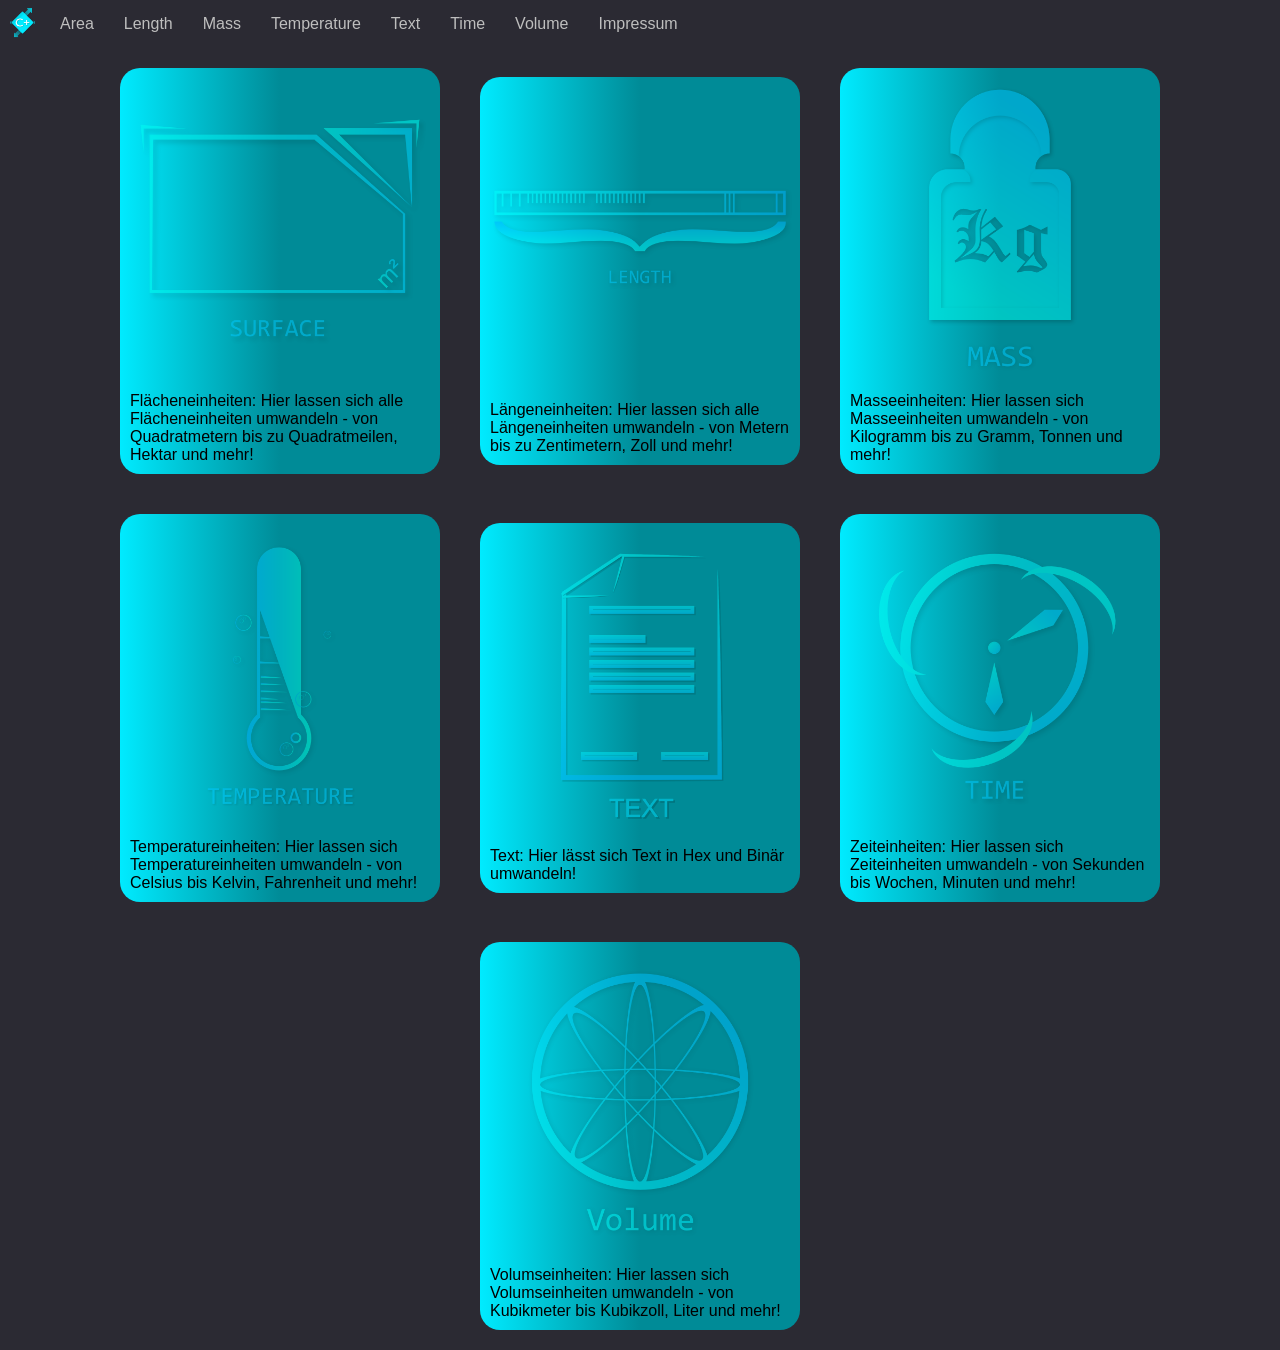
<file: index.html>
<!DOCTYPE html>
<html>
    <head>
        <meta charset="UTF-8">
        <meta name="viewport" content="width=device-width, initial-scale=1.0">
        <meta http-equiv="X-UA-Compatible" content="ie=edge">
        <link rel="stylesheet" href="css/style.css">
        <link rel="icon" href="assets/icon_128x.png">
        <title>Converter+</title>
    </head>
    <body>
        <ul class="nav">
            <li><a class="icon" href="index.html"><img src="assets/icon_128x.png"></a></li> 
            <li><a href="html/area.html">Area</a></li>
            <li><a href="html/length.html">Length</a></li>
            <li><a href="html/mass.html">Mass</a></li>
            <li><a href="html/temperature.html">Temperature</a></li>
            <li><a href="html/text.html">Text</a></li>
            <li><a href="html/time.html">Time</a></li>
            <li><a href="html/volume.html">Volume</a></li>
            <li><a href="html/impressum.html">Impressum</a></li>
        </ul>
        <section class="container">
            <div class="card">
                <div class="image">
                    <a href="html/area.html">
                    <img src="assets/area_symbol_image.png"/>
                    </a>
                </div>
                <div class="content">
                    Flächeneinheiten: Hier lassen sich alle Flächeneinheiten umwandeln - von Quadratmetern bis zu Quadratmeilen, Hektar und mehr! 
                </div>
            </div>
            
            <div class="card">
                <div class="image">
                    <a href="html/length.html">
                    <img src="assets/length_symbol_image.png"/>
                    </a>
                </div>
                <div class="content">
                    Längeneinheiten: Hier lassen sich alle Längeneinheiten umwandeln - von Metern bis zu Zentimetern, Zoll und mehr!
                </div>
            </div>
            
            <div class="card">
                <div class="image">
                    <a href="html/mass.html">
                    <img src="assets/mass_symbol_image.jpeg"/>
                    </a>
                </div>
                <div class="content">
                    Masseeinheiten: Hier lassen sich Masseeinheiten umwandeln - von Kilogramm bis zu Gramm, Tonnen und mehr!
                </div>
            </div>
            
            
            <div class="card">
                <div class="image">
                    <a href="html/temperature.html">
                    <img src="assets/temperature_symbol_image.jpeg"/>
                    </a>
                </div>
                <div class="content">
                    Temperatureinheiten: Hier lassen sich Temperatureinheiten umwandeln - von Celsius bis Kelvin, Fahrenheit und mehr!
                </div>
            </div>
            
            <div class="card">
                <div class="image">
                    <a href="html/text.html">
                    <img src="assets/text_symbol_image.png"/>
                    </a>
                </div>
                <div class="content">
                    Text: Hier lässt sich Text in Hex und Binär umwandeln!
                </div>
            </div>
            
            <div class="card">
                <div class="image">
                    <a href="html/time.html">
                    <img src="assets/time_symbol_image.jpeg"/>
                    </a>
                </div>
                <div class="content">
                    Zeiteinheiten: Hier lassen sich Zeiteinheiten umwandeln - von Sekunden bis Wochen, Minuten und mehr!
                </div>
            </div>
            <div class="card">
                <div class="image">
                    <a href="html/volume.html">
                    <img src="assets/volume_symbol_image.png"/>
                    </a>
                </div>
                <div class="content">
                    Volumseinheiten: Hier lassen sich Volumseinheiten umwandeln - von Kubikmeter bis Kubikzoll, Liter und mehr!
                </div>
            </div>
        </section>
    </body>
</html>
</file>
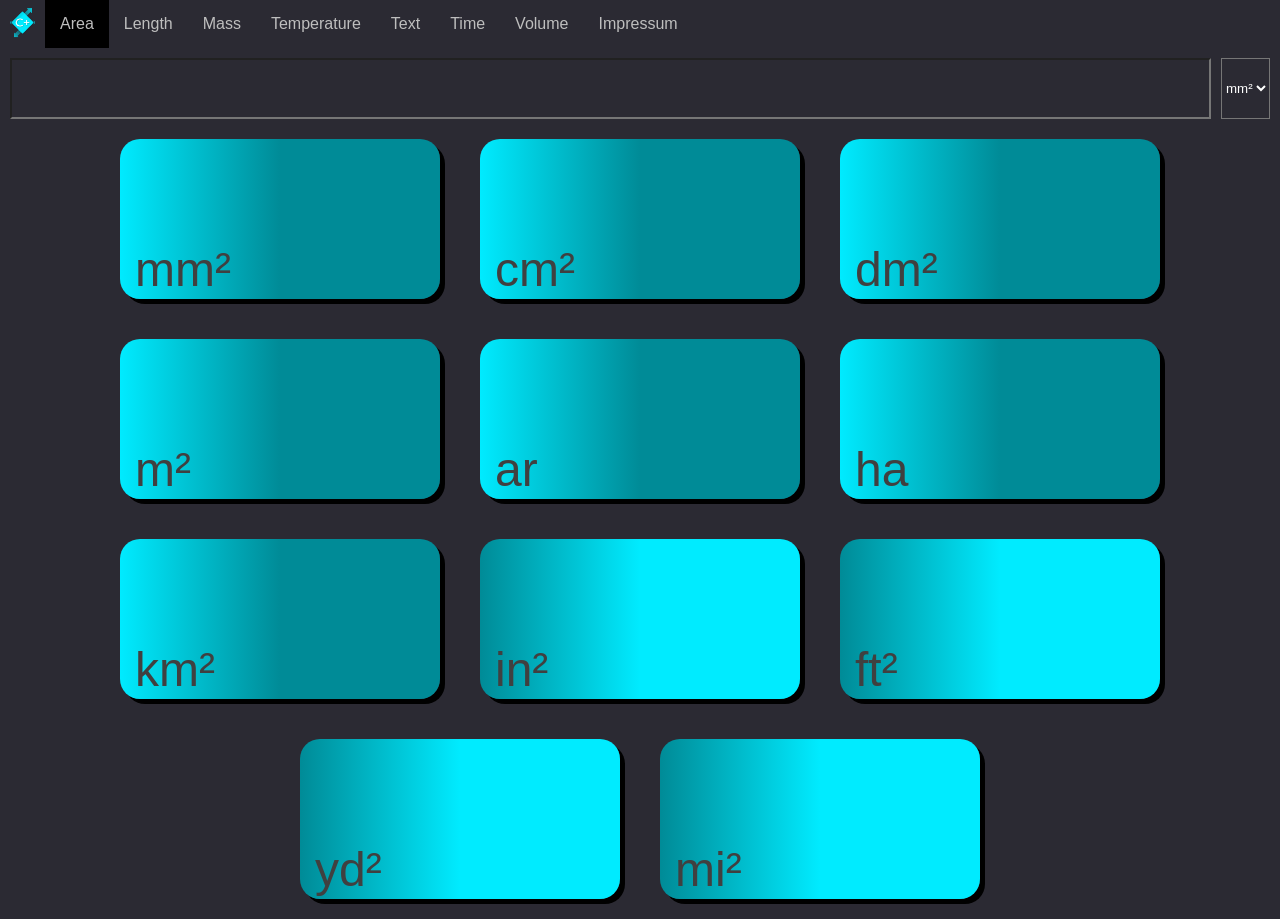
<file: html/area.html>
<!DOCTYPE html>
<html>
    <head>
        <meta charset="UTF-8">
        <meta name="viewport" content="width=device-width, initial-scale=1.0">
        <meta http-equiv="X-UA-Compatible" content="ie=edge">
        <link rel="stylesheet" href="../css/style.css">
        <link rel="icon" href="../assets/icon_128x.png">
        <title>Converter+</title>
    </head>
    <body>
        <ul class="nav">
            <li><a class="icon" href="../index.html"><img src="../assets/icon_128x.png"></a></li> 
            <li class="active"><a href="area.html">Area</a></li>
            <li><a href="length.html">Length</a></li>
            <li><a href="mass.html">Mass</a></li>
            <li><a href="temperature.html">Temperature</a></li>
            <li><a href="text.html">Text</a></li>
            <li><a href="time.html">Time</a></li>
            <li><a href="volume.html">Volume</a></li>
            <li><a href="impressum.html">Impressum</a></li>
        </ul>
        
        <div class="inputContainer">
            <input type="text" id="number">
            <select id="unitSelect">
                <option value="0.000001">mm²</option>
                <option value="0.0001">cm²</option>
                <option value="0.01">dm²</option>
                <option value="1">m²</option>
                <option value="100">ar</option>
                <option value="10000">ha</option>
                <option value="1000000">km²</option>
                
                <option value="0.00064516">in²</option>
                <option value="0.09290304">ft²</option>
                <option value="0.83612736">yd²</option>
                <option value="2589988.1">mi²</option>
            </select>
        </div>
        
        <section class="container">
            <div class="cube">
                <div id="mm²" class="number"></div>
                <div class="unit">mm²</div>
                <div class="copy">Click to copy</div>
            </div>
            
            <div class="cube">
                <div id="cm²" class="number"></div>
                <div class="unit">cm²</div>
                <div class="copy">Click to copy</div>
            </div>
            
            <div class="cube">
                <div id="dm²" class="number"></div>
                <div class="unit">dm²</div>
                <div class="copy">Click to copy</div>
            </div>
            
            <div class="cube">
                <div id="m²" class="number"></div>
                <div class="unit">m²</div>
                <div class="copy">Click to copy</div>
            </div>
            
            <div class="cube">
                <div id="ar" class="number"></div>
                <div class="unit">ar</div>
                <div class="copy">Click to copy</div>
            </div>
            
            <div class="cube">
                <div id="ha" class="number"></div>
                <div class="unit">ha</div>
                <div class="copy">Click to copy</div>
            </div>
            
            <div class="cube">
                <div id="km²" class="number"></div>
                <div class="unit">km²</div>
                <div class="copy">Click to copy</div>
            </div>
            
            <div class="cube us">
                <div id="in²" class="number"></div>
                <div class="unit">in²</div>
                <div class="copy">Click to copy</div>
            </div>
            
            <div class="cube us">
                <div id="ft²" class="number"></div>
                <div class="unit">ft²</div>
                <div class="copy">Click to copy</div>
            </div>
            
            <div class="cube us">
                <div id="yd²" class="number"></div>
                <div class="unit">yd²</div>
                <div class="copy">Click to copy</div>
            </div>
            
            <div class="cube us">
                <div id="mi²" class="number"></div>
                <div class="unit">mi²</div>
                <div class="copy">Click to copy</div>
            </div>
            
        </section>
        <script src="../js/script_area.js"></script>
    </body>
</html>
</file>
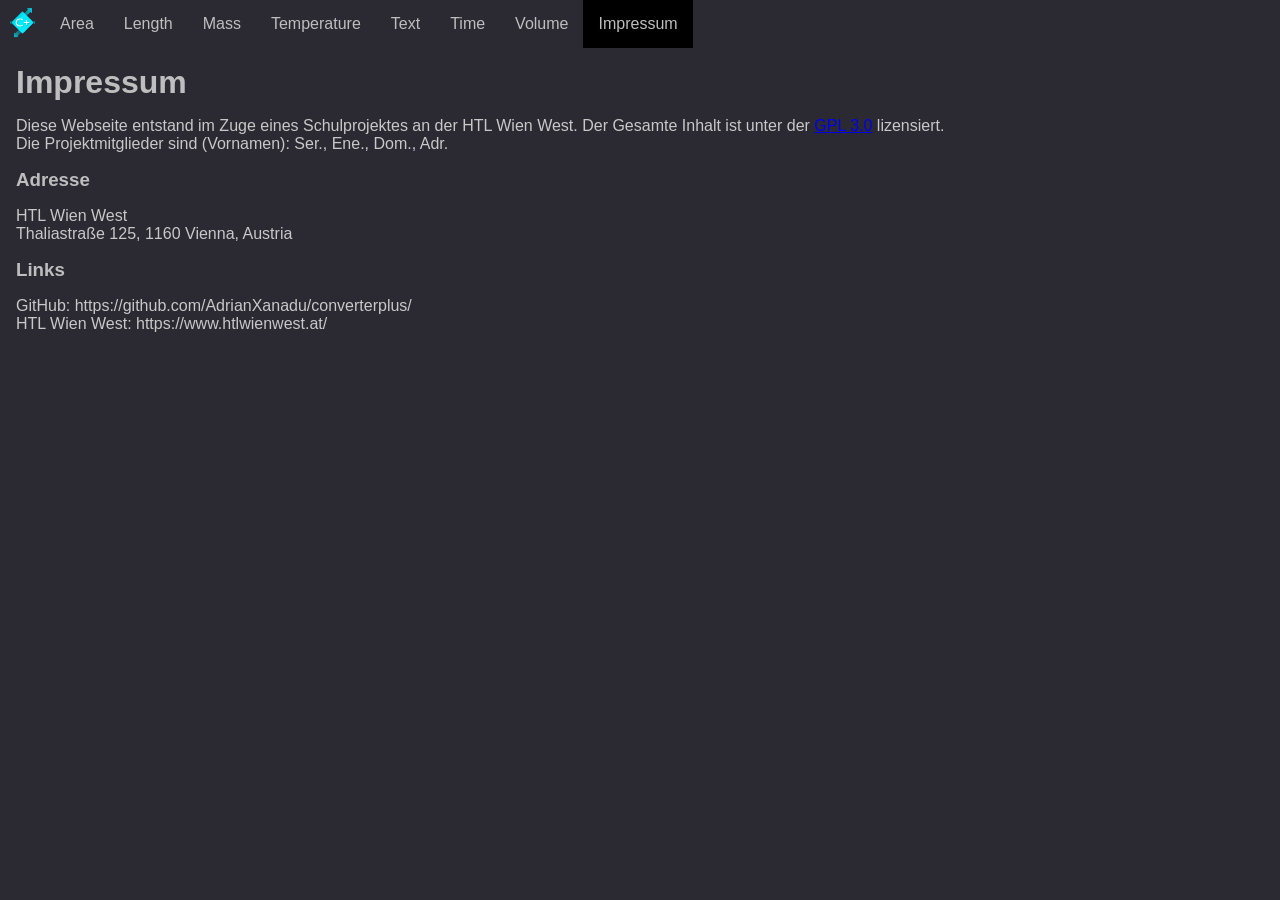
<file: html/impressum.html>
<!DOCTYPE html>
<html>
    <head>
        <meta charset="UTF-8">
        <meta name="viewport" content="width=device-width, initial-scale=1.0">
        <meta http-equiv="X-UA-Compatible" content="ie=edge">
        <link rel="stylesheet" href="../css/style.css">
        <link rel="icon" href="../assets/icon_128x.png">
        <title>Converter+</title>
    </head>
    <body>
        <ul class="nav">
            <li><a class="icon" href="index.html"><img src="../assets/icon_128x.png"></a></li> 
            <li><a href="area.html">Area</a></li>
            <li><a href="length.html">Length</a></li>
            <li><a href="mass.html">Mass</a></li>
            <li><a href="temperature.html">Temperature</a></li>
            <li><a href="text.html">Text</a></li>
            <li><a href="time.html">Time</a></li>
            <li><a href="volume.html">Volume</a></li>
            <li class="active"><a href="impressum.html">Impressum</a></li>
        </ul>
        <h1>Impressum</h1>
        <p>
            Diese Webseite entstand im Zuge eines Schulprojektes an der HTL Wien West. Der Gesamte Inhalt ist unter der <a href="https://www.gnu.org/licenses/gpl-3.0.en.html">GPL 3.0</a> lizensiert.</br>
            Die Projektmitglieder sind (Vornamen): Ser., Ene., Dom., Adr.
            
            
        </p>
        <h3>Adresse</h3>
        <p>
            HTL Wien West</br>
            Thaliastraße 125, 1160 Vienna, Austria
        </p>
        <h3>Links</h3>
        <p>
            GitHub: https://github.com/AdrianXanadu/converterplus/</br>
            HTL Wien West: https://www.htlwienwest.at/
        </p>
    </body>
</html>
</file>
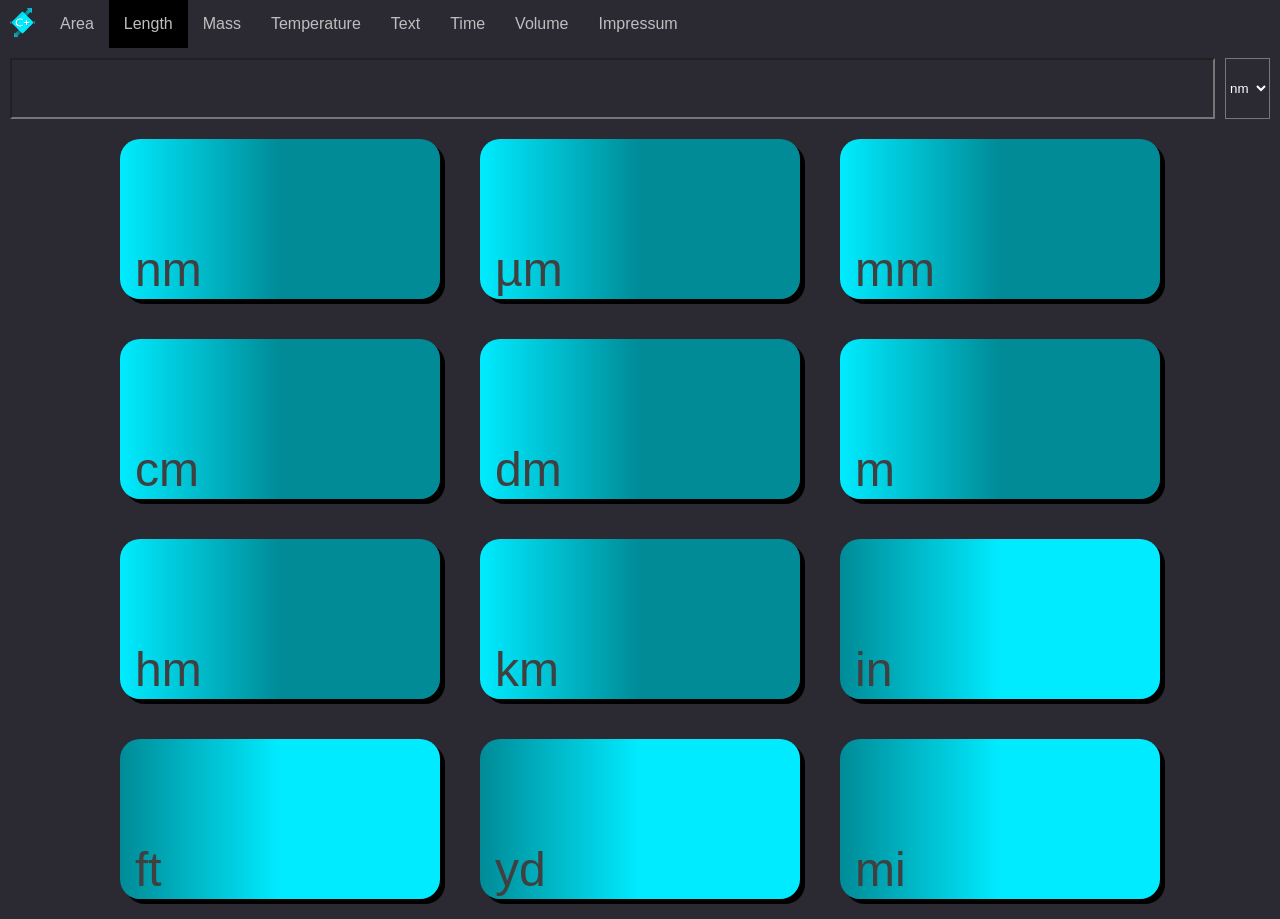
<file: html/length.html>
<!DOCTYPE html>
<html>
    <head>
        <meta charset="UTF-8">
        <meta name="viewport" content="width=device-width, initial-scale=1.0">
        <meta http-equiv="X-UA-Compatible" content="ie=edge">
        <link rel="stylesheet" href="../css/style.css">
        <link rel="icon" href="../assets/icon_128x.png">
        <title>Converter+</title>
    </head>
    <body>
        <ul class="nav">
            <li><a class="icon" href="../index.html"><img src="../assets/icon_128x.png"></a></li> 
            <li><a href="area.html">Area</a></li>
            <li class="active"><a href="length.html">Length</a></li>
            <li><a href="mass.html">Mass</a></li>
            <li><a href="temperature.html">Temperature</a></li>
            <li><a href="text.html">Text</a></li>
            <li><a href="time.html">Time</a></li>
            <li><a href="volume.html">Volume</a></li>
            <li><a href="impressum.html">Impressum</a></li>
        </ul>
        
        <div class="inputContainer">
            <input type="text" id="number">
            <select id="unitSelect">
                <option value="0.000000001">nm</option>
                <option value="0.000001">µm</option>
                <option value="0.001">mm</option>
                <option value="0.01">cm</option>
                <option value="0.1">dm</option>
                <option value="1">m</option>
                <option value="100">hm</option>
                <option value="1000">km</option>
                
                <option value="0.0254">in</option>
                <option value="0.3048">ft</option>
                <option value="0.9144">yd</option>
                <option value="1609.344">mi</option>
            </select>
        </div>
        
        <section class="container">
            <div class="cube">
                <div id="nm" class="number"></div>
                <div class="unit">nm</div>
                <div class="copy">Click to copy</div>
            </div>
            
            <div class="cube">
                <div id="µm" class="number"></div>
                <div class="unit">µm</div>
                <div class="copy">Click to copy</div>
            </div>
            
            <div class="cube">
                <div id="mm" class="number"></div>
                <div class="unit">mm</div>
                <div class="copy">Click to copy</div>
            </div>
            
            <div class="cube">
                <div id="cm" class="number"></div>
                <div class="unit">cm</div>
                <div class="copy">Click to copy</div>
            </div>
            
            <div class="cube">
                <div id="dm" class="number"></div>
                <div class="unit">dm</div>
                <div class="copy">Click to copy</div>
            </div>
            
            <div class="cube">
                <div id="m" class="number"></div>
                <div class="unit">m</div>
                <div class="copy">Click to copy</div>
            </div>
            
            <div class="cube">
                <div id="hm" class="number"></div>
                <div class="unit">hm</div>
                <div class="copy">Click to copy</div>
            </div>
            
            <div class="cube">
                <div id="km" class="number"></div>
                <div class="unit">km</div>
                <div class="copy">Click to copy</div>
            </div>
            
            <div class="cube us">
                <div id="in" class="number"></div>
                <div class="unit">in</div>
                <div class="copy">Click to copy</div>
            </div>
            
            <div class="cube us">
                <div id="ft" class="number"></div>
                <div class="unit">ft</div>
                <div class="copy">Click to copy</div>
            </div>
            
            <div class="cube us">
                <div id="yd" class="number"></div>
                <div class="unit">yd</div>
                <div class="copy">Click to copy</div>
            </div>
            
            <div class="cube us">
                <div id="mi" class="number"></div>
                <div class="unit">mi</div>
                <div class="copy">Click to copy</div>
            </div>
            
        </section>
        <script src="../js/script_length.js"></script>
    </body>
</html>
</file>
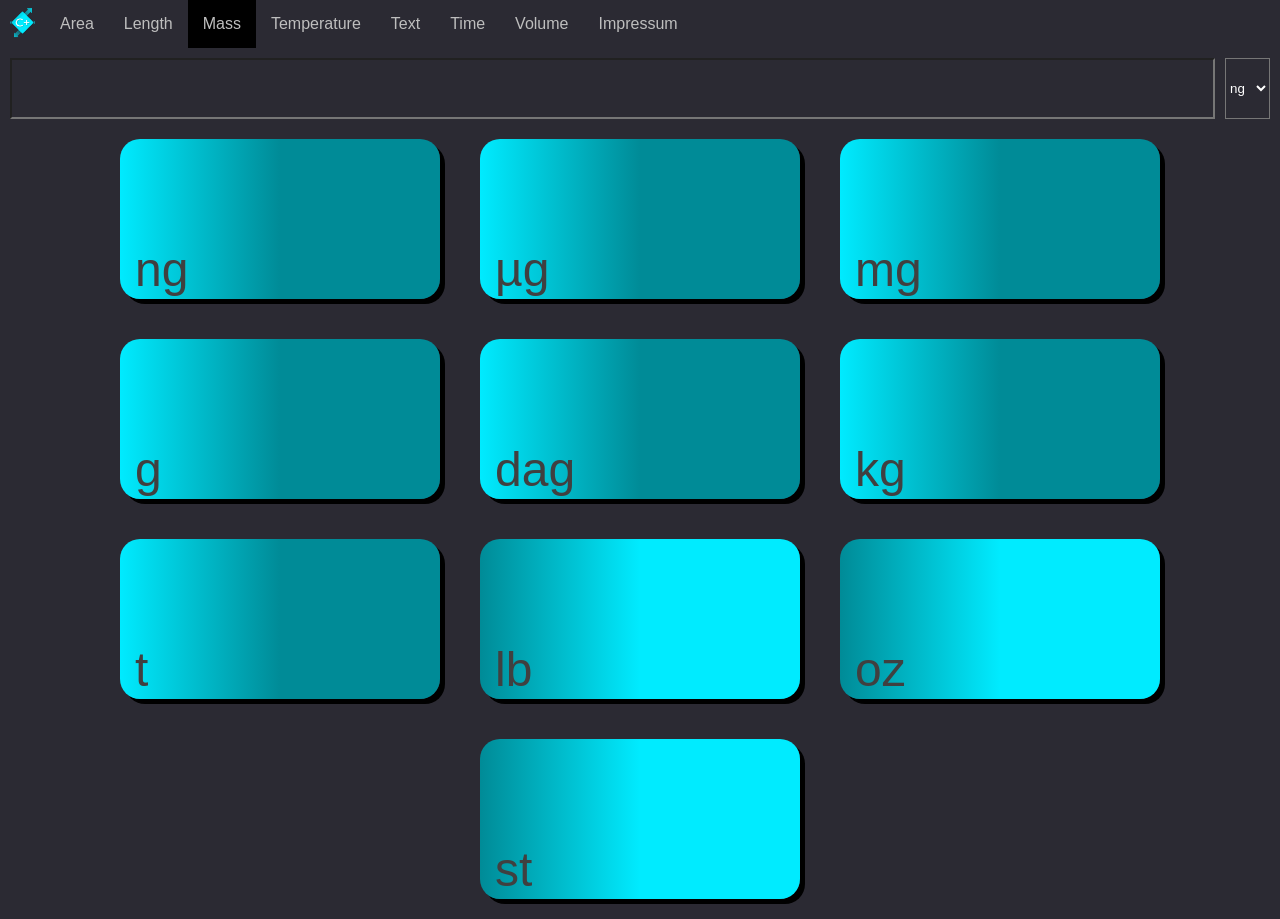
<file: html/mass.html>
<!DOCTYPE html>
<html>
    <head>
        <meta charset="UTF-8">
        <meta name="viewport" content="width=device-width, initial-scale=1.0">
        <meta http-equiv="X-UA-Compatible" content="ie=edge">
        <link rel="stylesheet" href="../css/style.css">
        <link rel="icon" href="../assets/icon_128x.png">
        <title>Converter+</title>
    </head>
    <body>
        <ul class="nav">
            <li><a class="icon" href="../index.html"><img src="../assets/icon_128x.png"></a></li> 
            <li><a href="area.html">Area</a></li>
            <li><a href="length.html">Length</a></li>
            <li class="active"><a href="mass.html">Mass</a></li>
            <li><a href="temperature.html">Temperature</a></li>
            <li><a href="text.html">Text</a></li>
            <li><a href="time.html">Time</a></li>
            <li><a href="volume.html">Volume</a></li>
            <li><a href="impressum.html">Impressum</a></li>
        </ul>
        
        <div class="inputContainer">
            <input type="text" id="number">
            <select id="unitSelect">
                <option value="0.000000001">ng</option>
                <option value="0.000001">µg</option>
                <option value="0.001">mg</option>
                <option value="1">g</option>
                <option value="10">dag</option>
                <option value="1000">kg</option>
                <option value="1000000">t</option>
                <option value="453.5924">lb</option>
                <option value="28.34952">oz</option>
                <option value="6350.293">st</option>
            </select>
        </div>
        
        <section class="container">
            <div class="cube">
                <div id="ng" class="number"></div>
                <div class="unit">ng</div>
                <div class="copy">Click to copy</div>
            </div>
            
            <div class="cube">
                <div id="µg" class="number"></div>
                <div class="unit">µg</div>
                <div class="copy">Click to copy</div>
            </div>
            
            <div class="cube">
                <div id="mg" class="number"></div>
                <div class="unit">mg</div>
                <div class="copy">Click to copy</div>
            </div>
            
            <div class="cube">
                <div id="g" class="number"></div>
                <div class="unit">g</div>
                <div class="copy">Click to copy</div>
            </div>
            
            <div class="cube">
                <div id="dag" class="number"></div>
                <div class="unit">dag</div>
                <div class="copy">Click to copy</div>
            </div>
            
            <div class="cube">
                <div id="kg" class="number"></div>
                <div class="unit">kg</div>
                <div class="copy">Click to copy</div>
            </div>
            
            <div class="cube">
                <div id="t" class="number"></div>
                <div class="unit">t</div>
                <div class="copy">Click to copy</div>
            </div>
            
            <div class="cube us">
                <div id="lb" class="number"></div>
                <div class="unit">lb</div>
                <div class="copy">Click to copy</div>
            </div>
            
            <div class="cube us">
                <div id="oz" class="number"></div>
                <div class="unit">oz</div>
                <div class="copy">Click to copy</div>
            </div>
            
            <div class="cube us">
                <div id="st" class="number"></div>
                <div class="unit">st</div>
                <div class="copy">Click to copy</div>
            </div>
            
        </section>
        <script src="../js/script_mass.js"></script>
    </body>
</html>
</file>
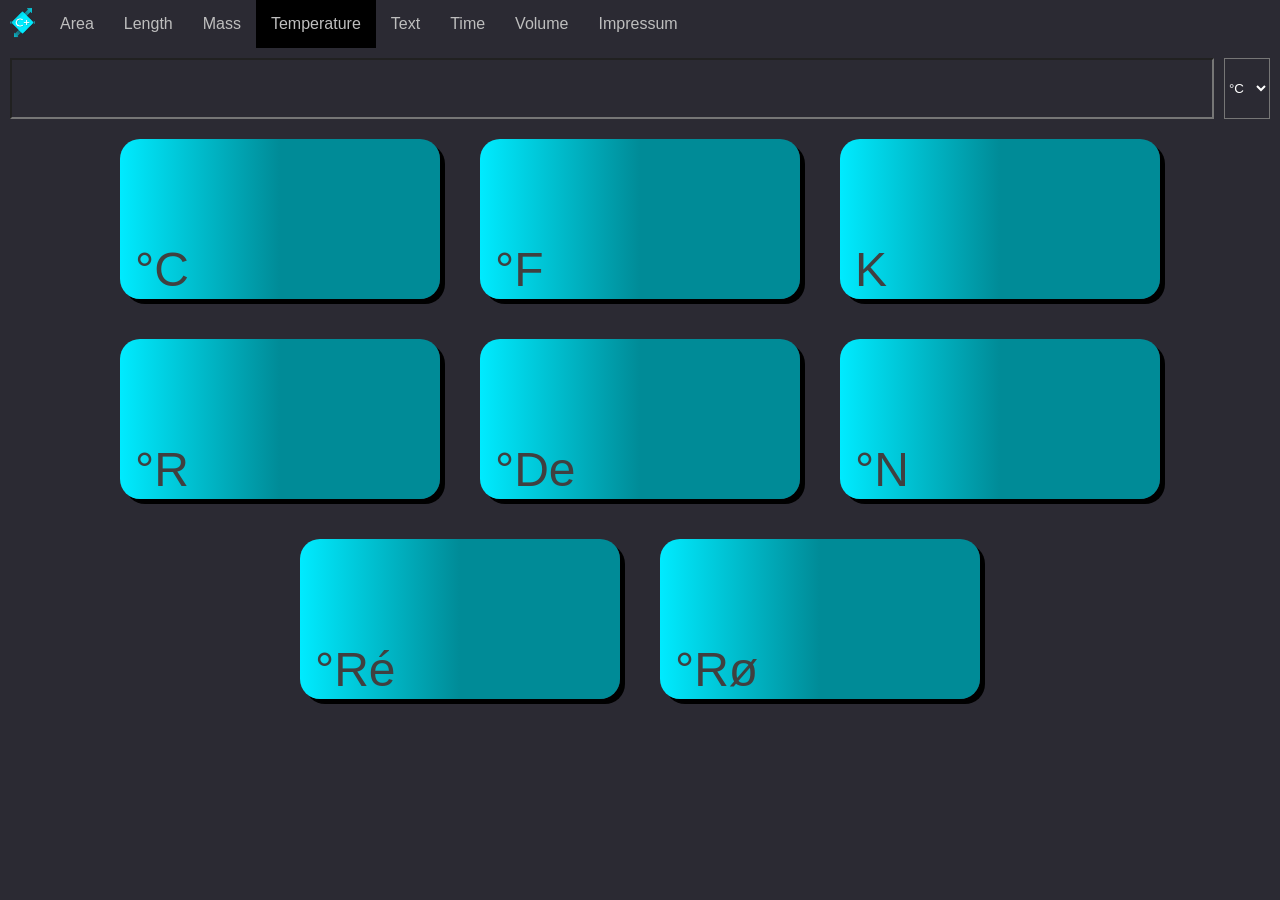
<file: html/temperature.html>
<!DOCTYPE html>
<html>
    <head>
        <meta charset="UTF-8">
        <meta name="viewport" content="width=device-width, initial-scale=1.0">
        <meta http-equiv="X-UA-Compatible" content="ie=edge">
        <link rel="stylesheet" href="../css/style.css">
        <link rel="icon" href="../assets/icon_128x.png">
        <title>Converter+</title>
    </head>
    <body>
        <ul class="nav">
            <li><a class="icon" href="../index.html"><img src="../assets/icon_128x.png"></a></li> 
            <li><a href="area.html">Area</a></li>
            <li><a href="length.html">Length</a></li>
            <li><a href="mass.html">Mass</a></li>
            <li class="active"><a href="temperature.html">Temperature</a></li>
            <li><a href="text.html">Text</a></li>
            <li><a href="time.html">Time</a></li>
            <li><a href="volume.html">Volume</a></li>
            <li><a href="impressum.html">Impressum</a></li>
        </ul>
        
        <div class="inputContainer">
            <input type="text" id="number">
            <select id="unitSelect">
                <option value="cel">°C</option>
                <option value="fah">°F</option>
                <option value="kel">K</option>
                <option value="ran">°R</option>
                <option value="del">°De</option>
                <option value="new">°N</option>
                <option value="rea">°Ré</option>
                <option value="rom">°Rø</option>
            </select>
        </div>
        
        <section class="container">
            <div class="cube">
                <div id="cel" class="number"></div>
                <div class="unit">°C</div>
                <div class="copy">Click to copy</div>
            </div>
            
            <div class="cube">
                <div id="fah" class="number"></div>
                <div class="unit">°F</div>
                <div class="copy">Click to copy</div>
            </div>
            
            <div class="cube">
                <div id="kel" class="number"></div>
                <div class="unit">K</div>
                <div class="copy">Click to copy</div>
            </div>
            
            <div class="cube">
                <div id="ran" class="number"></div>
                <div class="unit">°R</div>
                <div class="copy">Click to copy</div>
            </div>
            
            <div class="cube">
                <div id="del" class="number"></div>
                <div class="unit">°De</div>
                <div class="copy">Click to copy</div>
            </div>
            
            <div class="cube">
                <div id="new" class="number"></div>
                <div class="unit">°N</div>
                <div class="copy">Click to copy</div>
            </div>
            
            <div class="cube">
                <div id="rea" class="number"></div>
                <div class="unit">°Ré</div>
                <div class="copy">Click to copy</div>
            </div>
            
            <div class="cube">
                <div id="rom" class="number"></div>
                <div class="unit">°Rø</div>
                <div class="copy">Click to copy</div>
            </div>
        </section>
        <script src="../js/script_temperature.js"></script>
    </body>
</html>
</file>
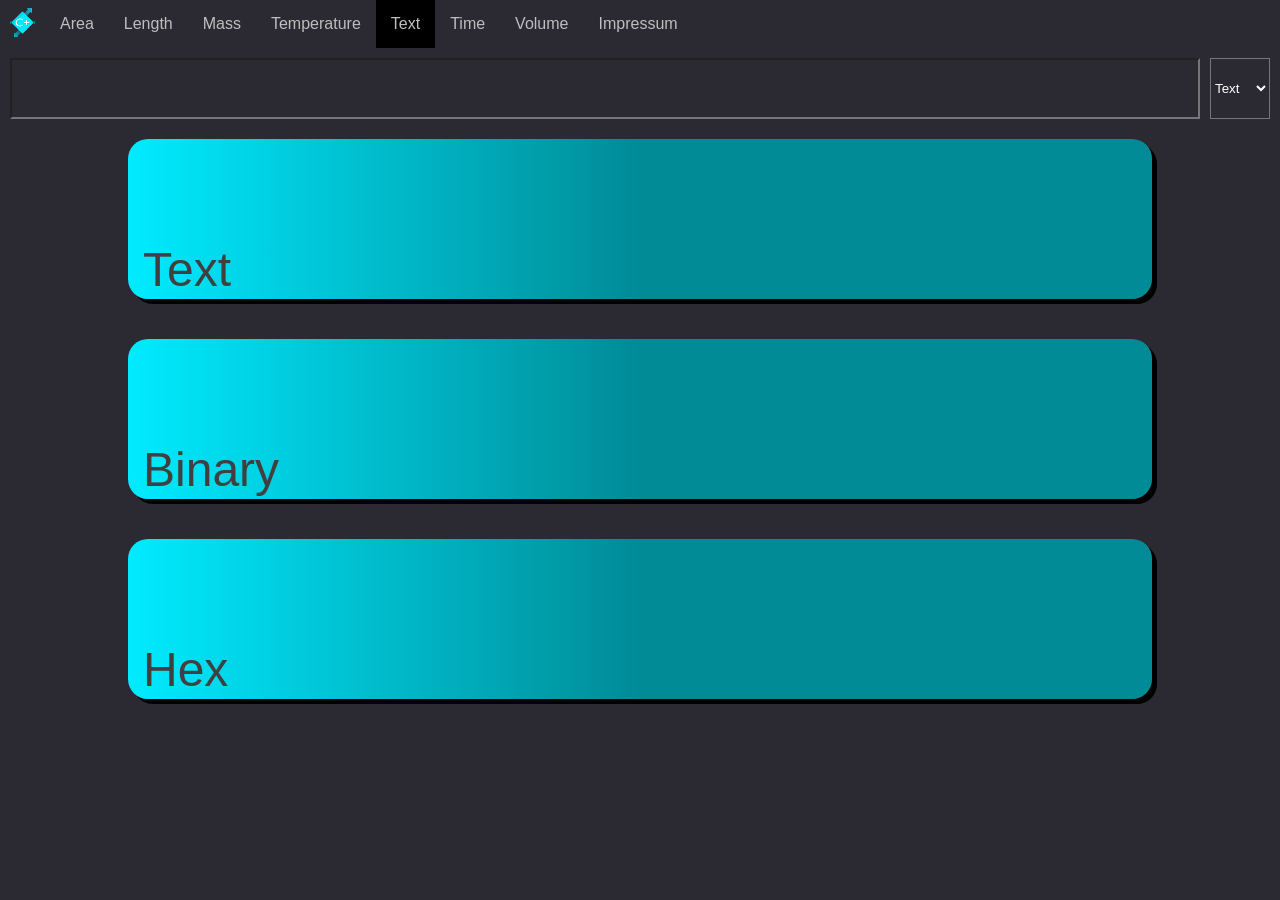
<file: html/text.html>
<!DOCTYPE html>
<html>
    <head>
        <meta charset="UTF-8">
        <meta name="viewport" content="width=device-width, initial-scale=1.0">
        <meta http-equiv="X-UA-Compatible" content="ie=edge">
        <link rel="stylesheet" href="../css/style.css">
        <link rel="icon" href="../assets/icon_128x.png">
        <title>Converter+</title>
    </head>
    <body>
        <ul class="nav">
            <li><a class="icon" href="../index.html"><img src="../assets/icon_128x.png"></a></li> 
            <li><a href="area.html">Area</a></li>
            <li><a href="length.html">Length</a></li>
            <li><a href="mass.html">Mass</a></li>
            <li><a href="temperature.html">Temperature</a></li>
            <li class="active"><a href="text.html">Text</a></li>
            <li><a href="time.html">Time</a></li>
            <li><a href="volume.html">Volume</a></li>
            <li><a href="impressum.html">Impressum</a></li>
            
        </ul>
        
        <div class="inputContainer">
            <input type="text" id="number">
            <select id="unitSelect">
                <option value="text">Text</option>
                <option value="binary">Binary</option>
                <option value="hex">Hex</option>
            </select>
        </div>
        
        <section class="container">
            <div class="big-cube">
                <div id="text" class="number"></div>
                <div class="unit">Text</div>
                <div class="copy">Click to copy</div>
            </div>
            
            <div class="big-cube">
                <div id="binary" class="number"></div>
                <div class="unit">Binary</div>
                <div class="copy">Click to copy</div>
            </div>
            
            <div class="big-cube">
                <div id="hex" class="number"></div>
                <div class="unit">Hex</div>
                <div class="copy">Click to copy</div>
            </div>
            
        </section>
        <script src="../js/script_text.js"></script>
    </body>
</html>
</file>
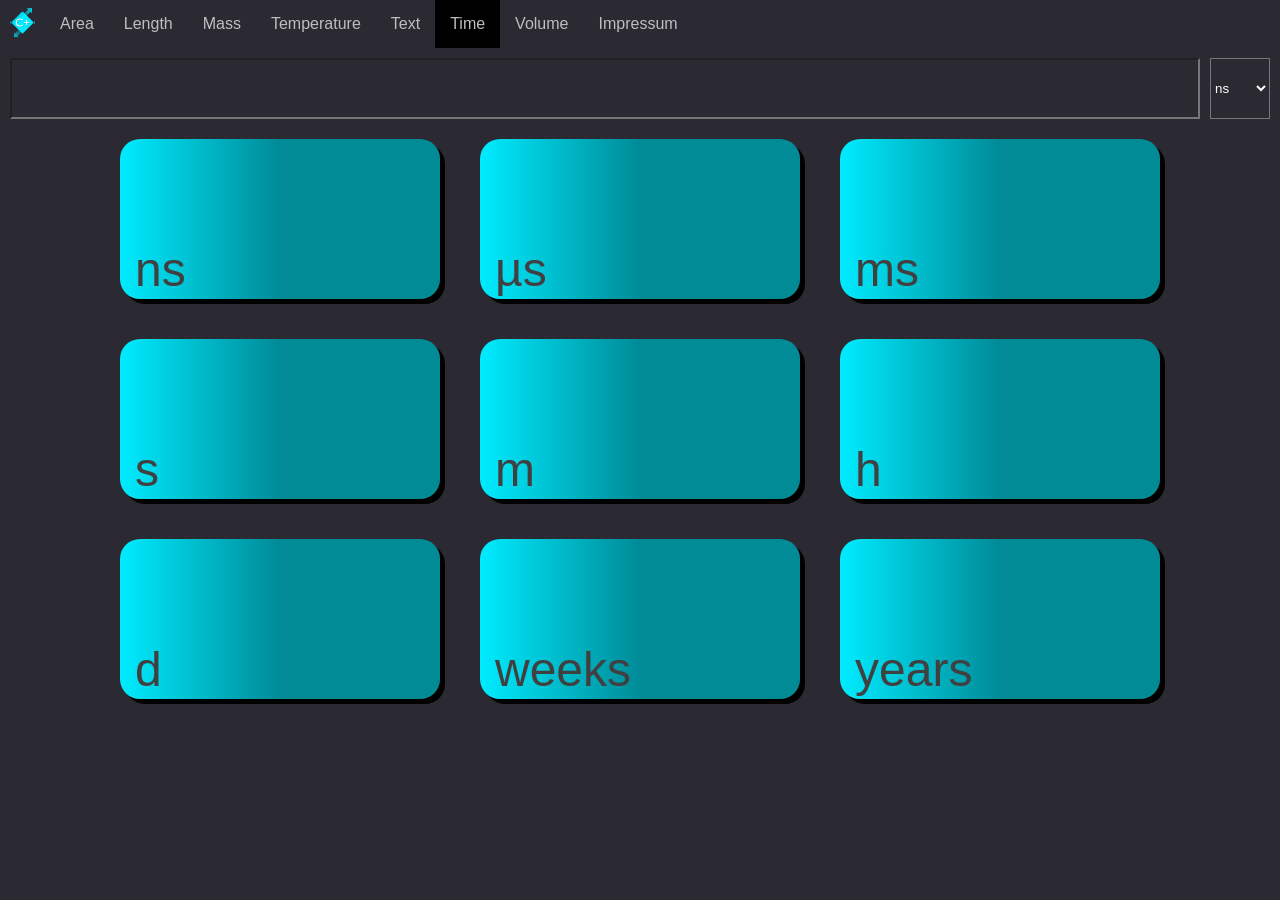
<file: html/time.html>
<!DOCTYPE html>
<html>
    <head>
        <meta charset="UTF-8">
        <meta name="viewport" content="width=device-width, initial-scale=1.0">
        <meta http-equiv="X-UA-Compatible" content="ie=edge">
        <link rel="stylesheet" href="../css/style.css">
        <link rel="icon" href="../assets/icon_128x.png">
        <title>Converter+</title>
    </head>
    <body>
        <ul class="nav">
            <li><a class="icon" href="../index.html"><img src="../assets/icon_128x.png"></a></li> 
            <li><a href="area.html">Area</a></li>
            <li><a href="length.html">Length</a></li>
            <li><a href="mass.html">Mass</a></li>
            <li><a href="temperature.html">Temperature</a></li>
            <li><a href="text.html">Text</a></li>
            <li class="active"><a href="time.html">Time</a></li>
            <li><a href="volume.html">Volume</a></li>
            <li><a href="impressum.html">Impressum</a></li>
        </ul>
        
        <div class="inputContainer">
            <input type="text" id="number">
            <select id="unitSelect">
                <option value="0.000000001">ns</option>
                <option value="0.000001">µs</option>
                <option value="0.1">ms</option>
                <option value="1">s</option>
                <option value="60">m</option>
                <option value="3600">h</option>
                <option value="86400">d</option>
                <option value="604800">weeks</option>
                <option value="31534272">years</option>
            </select>
        </div>
        
        <section class="container">
            <div class="cube">
                <div id="ns" class="number"></div>
                <div class="unit">ns</div>
                <div class="copy">Click to copy</div>
            </div>
            
            <div class="cube">
                <div id="µs" class="number"></div>
                <div class="unit">µs</div>
                <div class="copy">Click to copy</div>
            </div>
            
            <div class="cube">
                <div id="ms" class="number"></div>
                <div class="unit">ms</div>
                <div class="copy">Click to copy</div>
            </div>
            
            <div class="cube">
                <div id="s" class="number"></div>
                <div class="unit">s</div>
                <div class="copy">Click to copy</div>
            </div>
            
            <div class="cube">
                <div id="m" class="number"></div>
                <div class="unit">m</div>
                <div class="copy">Click to copy</div>
            </div>
            
            <div class="cube">
                <div id="h" class="number"></div>
                <div class="unit">h</div>
                <div class="copy">Click to copy</div>
            </div>
            
            <div class="cube">
                <div id="d" class="number"></div>
                <div class="unit">d</div>
                <div class="copy">Click to copy</div>
            </div>
            
            <div class="cube">
                <div id="week" class="number"></div>
                <div class="unit">weeks</div>
                <div class="copy">Click to copy</div>
            </div>
            
            <div class="cube">
                <div id="year" class="number"></div>
                <div class="unit">years</div>
                <div class="copy">Click to copy</div>
            </div>
            
        </section>
        <script src="../js/script_time.js"></script>
    </body>
</html>
</file>
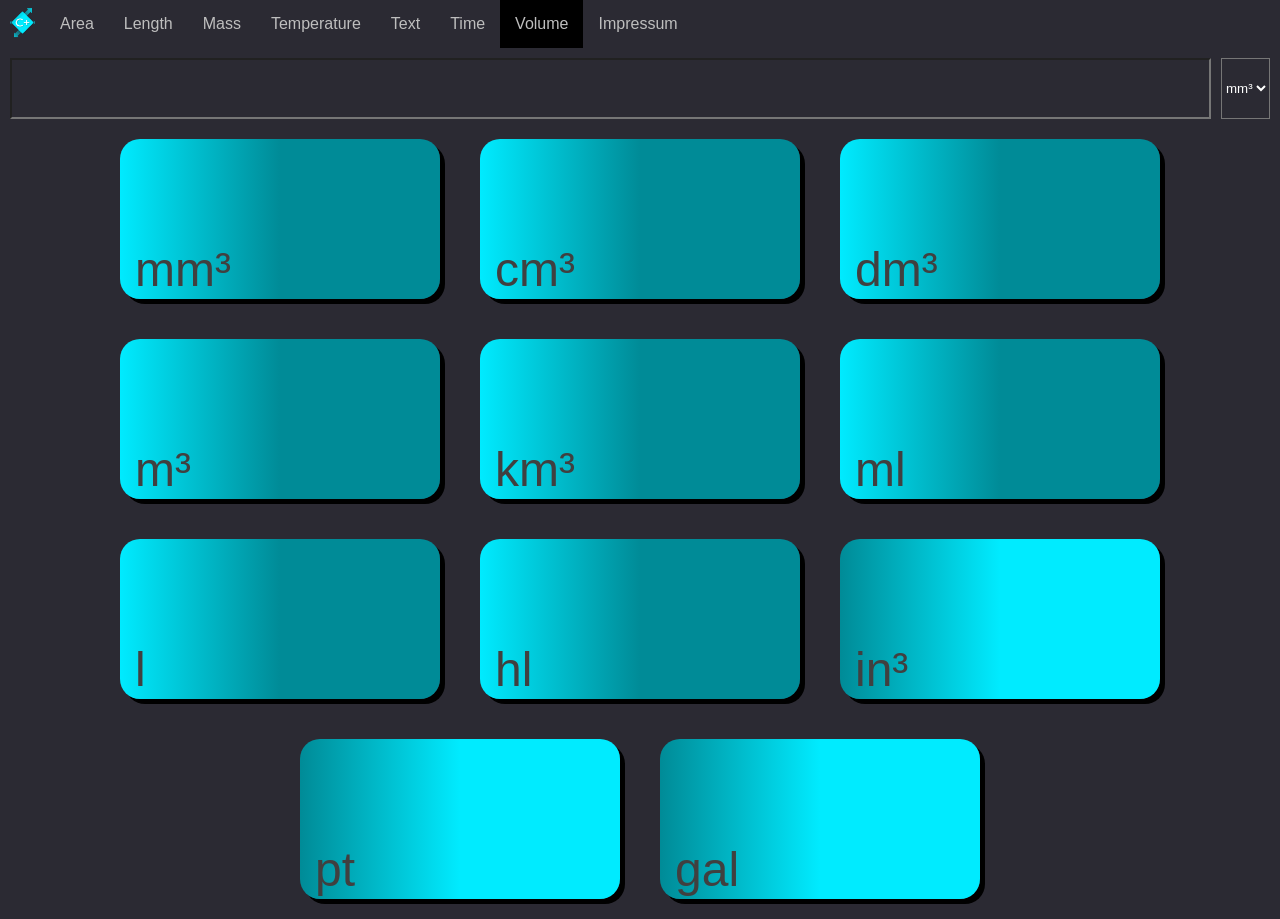
<file: html/volume.html>
<!DOCTYPE html>
<html>
    <head>
        <meta charset="UTF-8">
        <meta name="viewport" content="width=device-width, initial-scale=1.0">
        <meta http-equiv="X-UA-Compatible" content="ie=edge">
        <link rel="stylesheet" href="../css/style.css">
        <link rel="icon" href="../assets/icon_128x.png">
        <title>Converter+</title>
    </head>
    <body>
        <ul class="nav">
            <li><a class="icon" href="../index.html"><img src="../assets/icon_128x.png"></a></li> 
            <li><a href="area.html">Area</a></li>
            <li><a href="length.html">Length</a></li>
            <li><a href="mass.html">Mass</a></li>
            <li><a href="temperature.html">Temperature</a></li>
            <li><a href="text.html">Text</a></li>
            <li><a href="time.html">Time</a></li>
            <li class="active"><a href="volume.html">Volume</a></li>
            <li><a href="impressum.html">Impressum</a></li>
        </ul>
        
        <div class="inputContainer">
            <input type="text" id="number">
            <select id="unitSelect">
                <option value="0.000000001">mm³</option>
                <option value="0.000001">cm³</option>
                <option value="0.001">dm³</option>
                <option value="1">m³</option>
                <option value="1000000000">km³</option>
                <option value="0.00001639">in³</option>
                
                <option value="0.000001">ml</option>
                <option value="0.001">l</option>
                <option value="1">hl</option>
                
                <option value="0.00454609">gal</option>
                <option value="0.00056826125">pt</option>
            </select>
        </div>
        
        <section class="container">
            <div class="cube">
                <div id="mm³" class="number"></div>
                <div class="unit">mm³</div>
                <div class="copy">Click to copy</div>
            </div>
            
            <div class="cube">
                <div id="cm³" class="number"></div>
                <div class="unit">cm³</div>
                <div class="copy">Click to copy</div>
            </div>
            
            <div class="cube">
                <div id="dm³" class="number"></div>
                <div class="unit">dm³</div>
                <div class="copy">Click to copy</div>
            </div>
            
            <div class="cube">
                <div id="m³" class="number"></div>
                <div class="unit">m³</div>
                <div class="copy">Click to copy</div>
            </div>
            
            <div class="cube">
                <div id="km³" class="number"></div>
                <div class="unit">km³</div>
                <div class="copy">Click to copy</div>
            </div>
            

            <div class="cube">
                <div id="ml" class="number"></div>
                <div class="unit">ml</div>
                <div class="copy">Click to copy</div>
            </div>
            
            <div class="cube">
                <div id="l" class="number"></div>
                <div class="unit">l</div>
                <div class="copy">Click to copy</div>
            </div>
            

            
            <div class="cube">
                <div id="hl" class="number"></div>
                <div class="unit">hl</div>
                <div class="copy">Click to copy</div>
            </div>
            
            <div class="cube us">
                <div id="in³" class="number"></div>
                <div class="unit">in³</div>
                <div class="copy">Click to copy</div>
            </div>
            
            
            <div class="cube us">
                <div id="pt" class="number"></div>
                <div class="unit">pt</div>
                <div class="copy">Click to copy</div>
            </div>
            
            <div class="cube us">
                <div id="gal" class="number"></div>
                <div class="unit">gal</div>
                <div class="copy">Click to copy</div>
            </div>
            
            
        </section>
        <script src="../js/script_volume.js"></script>
    </body>
</html>
</file>
<file: css/style.css>
/* COLOURS */

.active {
  background-color: black;
}

body {
  background-color: #2b2a33;
}

.nav {
  background-color: #2b2a33;
}

.card {
  background-image: linear-gradient(to right, #00ebff 0%, #008b97 50%);
}

.cube,
.big-cube {
  background-image: linear-gradient(to right, #00ebff 0%, #008b97 50%);
  box-shadow: 5px 5px #000000;
}

.us {
  background-image: linear-gradient(to right, #008b97 0%, #00ebff 50%);
}

.nav li a:not(.icon) {
  color: rgb(190, 190, 190);
}

.unit {
  color: #404040;
}

#number {
  background-color: #2b2a33;
  color: white;
}

#unitSelect {
  background-color: #2b2a33;
  color: white;
}

/* MAIN */

html,
body {
  margin: 0;
  height: 100%;
  font-family: "Helvetica", sans-serif;
}

h1,
h3 {
  margin: 1rem;
  color: rgb(190, 190, 190);
}

p {
  margin: 1rem;
  color: rgb(200, 200, 200);
}

/* NAVBAR */

.nav {
  list-style-type: none;
  text-align: center;
  margin: 0;
  padding: 0;
  overflow: hidden;
}

.nav li {
  float: left;
}

.nav li a:not(.icon) {
  display: block;
  padding: 15px;
  text-align: center;
  text-decoration: none;
  opacity: 1;
  transition: opacity 250ms;
}

.nav img {
  display: block;
  height: 35px;
  padding: 5px;
}

.nav li a:hover {
  opacity: 0.5;
  transition: opacity 250ms;
}

/* CARDS */

.container {
  margin: 0px 0 20px 0;
  display: flex;
  flex-wrap: wrap;
  justify-content: center;
  align-items: center;
}

.card {
  width: 20em;
  border-radius: 20px;
  margin: 20px;
}

.content {
  padding: 0px 10px 10px 10px;
}

.image > a > img,
.content > img {
  height: auto;
  width: 20em;
  border-radius: 20px;

  opacity: 1;
  transition: opacity 250ms;
}
.image > a > img {
  cursor: pointer;

  opacity: 0.5;
  transition: opacity 250ms;
}
.image > a > img:hover {
  cursor: pointer;

  opacity: 1;
  transition: opacity 250ms;
}

/* INPUT */

#number {
  font-size: 48px;
  width: 100%;
  float: left;
  margin: 0px 10px 0px 10px;
}

#unitSelect {
  float: left;
  margin: 0px 10px 0px 0px;
}

.inputContainer {
  display: flex;
  margin-top: 10px;
}

/* CUBES */

.cube {
  width: 20vw;
  height: 10em;
  min-width: 20em;
  border-radius: 20px;
  margin: 20px;
  position: relative;
}

.big-cube {
  width: 80vw;
  height: 10em;

  min-width: 20em;

  border-radius: 20px;
  margin: 20px;
  position: relative;
}

.number {
  font-size: 48px;
  padding: 15px;
  overflow: hidden;
  text-overflow: ellipsis;
  white-space: nowrap;
}

.unit {
  position: absolute;
  font-size: 48px;
  bottom: 0;
  padding: 15px;
  line-height: 28px;
}

.copy {
  visibility: hidden;
  position: absolute;
  top: 50%;
  left: 50%;
  transform: translate(-50%, -50%);
}

.cube:hover,
.big-cube:hover {
  cursor: pointer;
  opacity: 0.5;
  transition: opacity 250ms;
  transition: transform 250ms;
  transform: scale(1.05);
}

.cube:hover .copy,
.big-cube:hover .copy {
  visibility: visible;
}

/* MEDIA */

@media screen and (max-width: 550px) {
  .nav li {
    float: none;
  }
  .nav li img {
    display: inline-block;
  }
  .cube {
    width: 80vw;
  }
}
</file>
